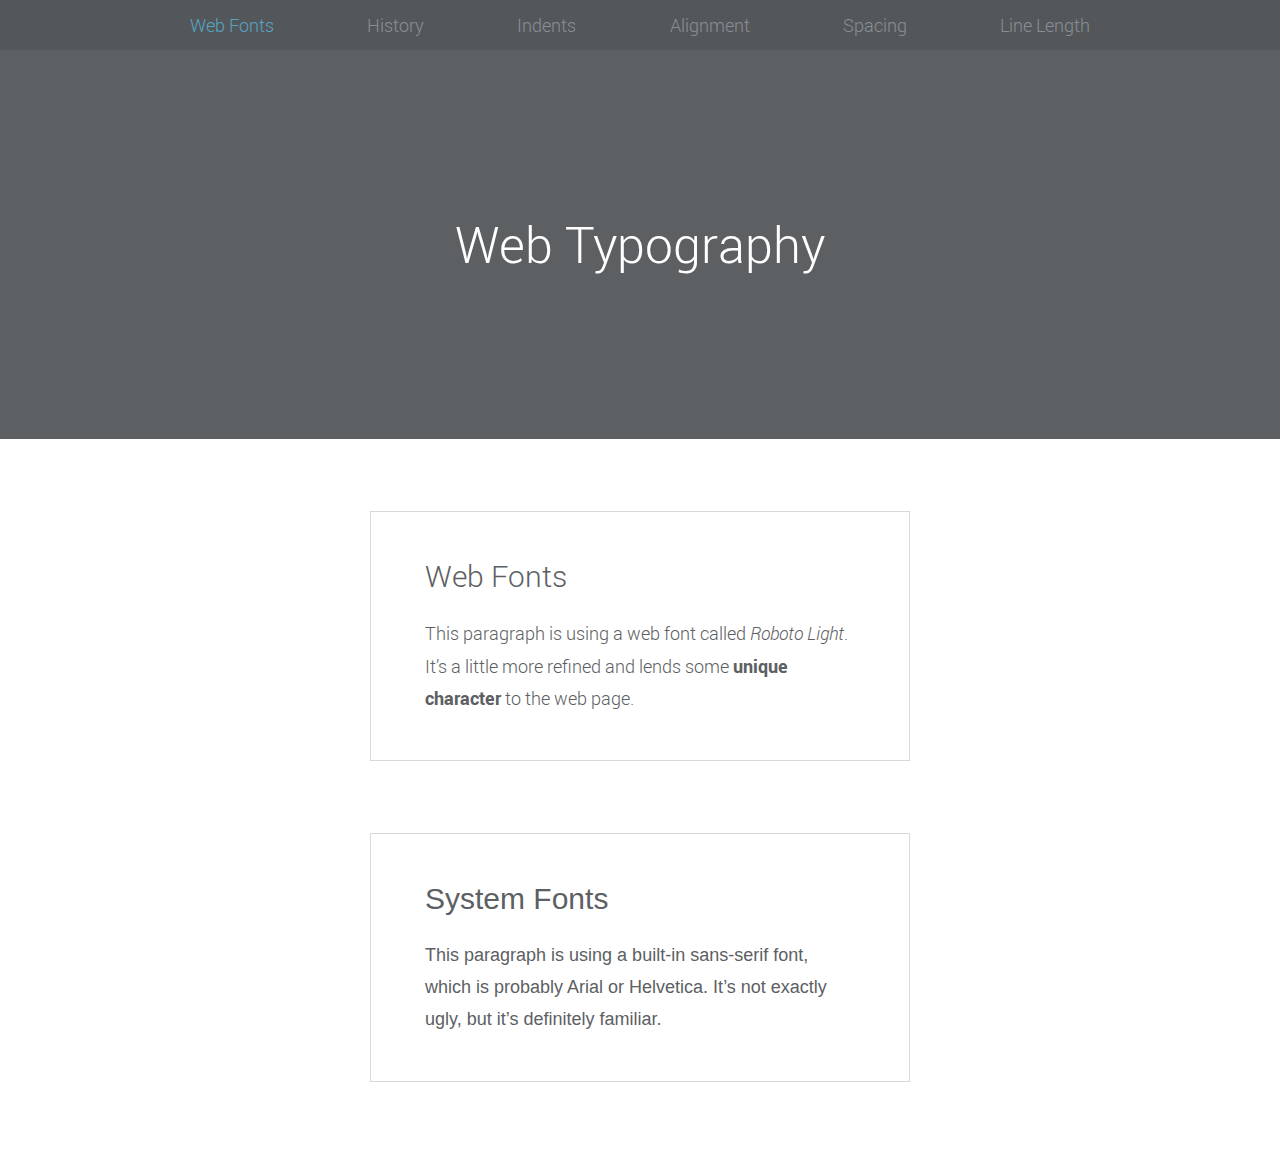
<file: index.html>
<!DOCTYPE html>
<html lang='en'>
<head>
  <meta charset='UTF-8'/>
  <title>Web Typography</title>
  <link rel='stylesheet' href='typo.css'/>
  <style>
      .system-fonts {
        font-family: sans-serif;
      }
  </style>
</head>
<body>

  <header>
    <nav>
    <ul>
      <li class='selected'>Web Fonts</li>
      <li><a href='history.html'>History</a></li>
      <li><a href='indents.html'>Indents</a></li>
      <li><a href='alignment.html'>Alignment</a></li>
      <li><a href='spacing.html'>Spacing</a></li>
      <li><a href='line-length.html'>Line Length</a></li>
    </ul>
    </nav>
    <div class='hero'>
      <h1>Web Typography</h1>
    </div>
  </header>

  <div class='page'>

    <section class='section section--gray'>
      <h2>Web Fonts</h2>

	  <p>This paragraph is using a web font called <em>Roboto Light</em>. It’s a little
	  more refined and lends some <strong>unique character</strong> to the web page.</p>
	</section>

    <section class='section section--gray system-fonts'>
      <h2>System Fonts</h2>

      <p>This paragraph is using a built-in sans-serif font, which is probably
      Arial or Helvetica. It’s not exactly ugly, but it’s definitely familiar.</p>
    </section>

  </div>

</body>
</html>
</file>
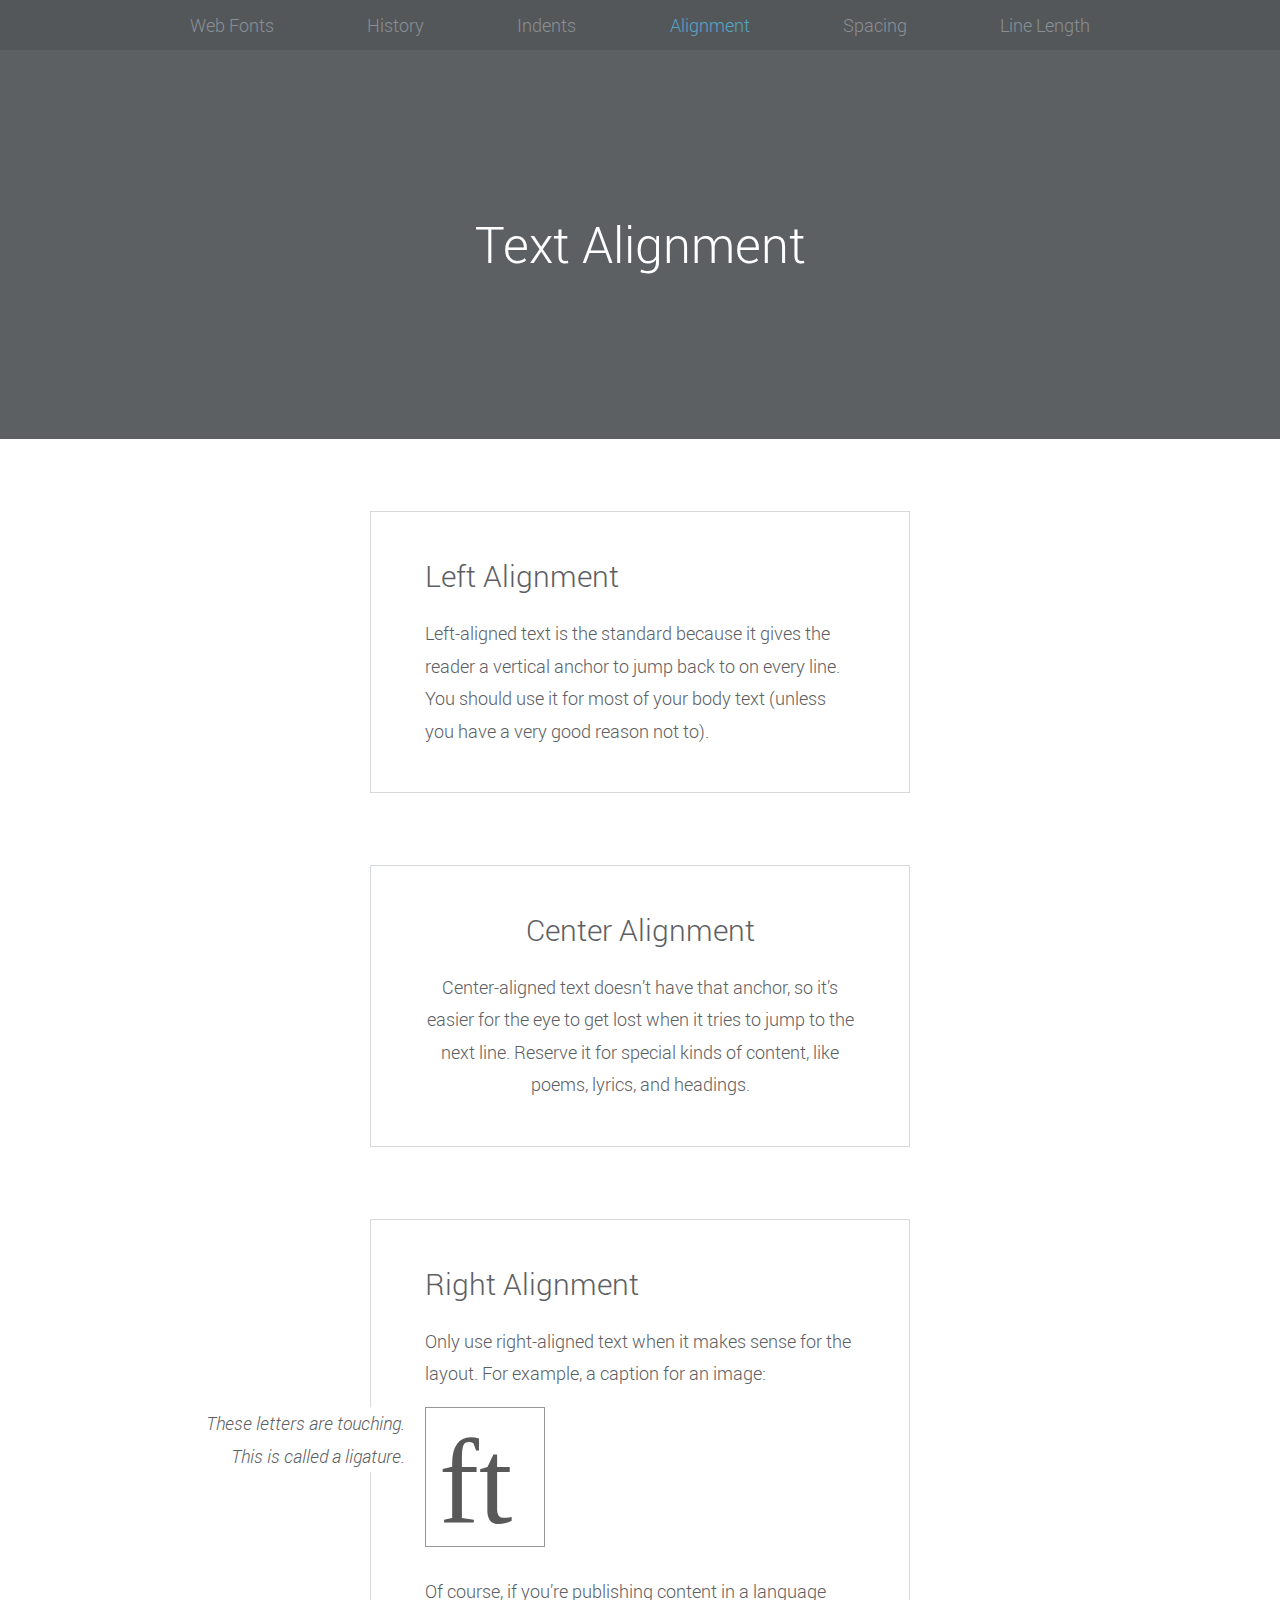
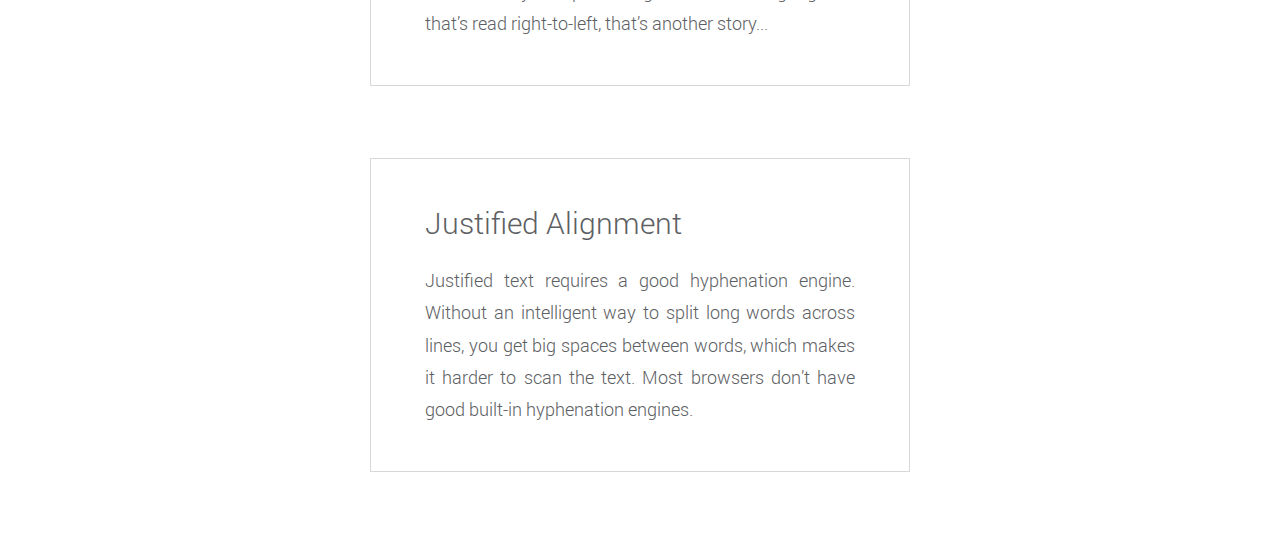
<file: alignment.html>
<!DOCTYPE html>
<html lang='en'>
<head>
  <meta charset='UTF-8'/>
  <title>Text Alignment</title>
  <link rel='stylesheet' href='typo.css'/>
  <style>
    .left {
      text-align: left;
    }
    .center {
        text-align: center;
      }
      figcaption {
        display: none;
      }
    @media only screen and (min-width: 900px) {
      figure {
        position: relative;
      }
      figcaption {
        display: block;

        font-style: italic;
        text-align: right;
        background-color: #FFFFFF;

        position: absolute;
        left: -220px;
        width: 200px;
      }
    }
    .justify {
      text-align: justify;
    }
  </style>
</head>
<body>

<header>
  <nav>
    <ul>
      <li><a href='web-fonts.html'>Web Fonts</a></li>
      <li><a href='history.html'>History</a></li>
      <li><a href='indents.html'>Indents</a></li>
      <li class='selected'>Alignment</li>
      <li><a href='spacing.html'>Spacing</a></li>
      <li><a href='line-length.html'>Line Length</a></li>
    </ul>
  </nav>
  <div class='hero'>
    <h1>Text Alignment</h1>
  </div>
</header>

<div class='page'>

  <section class='section section--gray left'>
    <h2>Left Alignment</h2>

    <p>Left-aligned text is the standard because it gives the reader a vertical
    anchor to jump back to on every line. You should use it for most of your body
    text (unless you have a very good reason not to).</p>

  </section>

  <section class='section section--gray center'>
    <h2>Center Alignment</h2>

    <p>Center-aligned text doesn’t have that anchor, so it’s easier for the eye
    to get lost when it tries to jump to the next line. Reserve it for special
    kinds of content, like poems, lyrics, and headings.</p>

  </section>

  <section class='section section--gray'>
    <h2>Right Alignment</h2>

    <p>Only use right-aligned text when it makes sense for the layout. For
    example, a caption for an image:</p>

    <figure>
      <figcaption>These letters are touching. This is called a
      ligature.</figcaption>
      <img src='ligature.svg'/>
    </figure>

    <p>Of course, if you’re publishing content in a language that’s read
    right-to-left, that’s another story...</p>

  </section>

  <section class='section section--gray justify'>

    <h2>Justified Alignment</h2>

    <p>Justified text requires a good hyphenation engine. Without an intelligent
    way to split long words across lines, you get big spaces between words, which
    makes it harder to scan the text. Most browsers don’t have good built-in
    hyphenation engines.</p>

  </section>

</div>

</body>
</html>
</file>
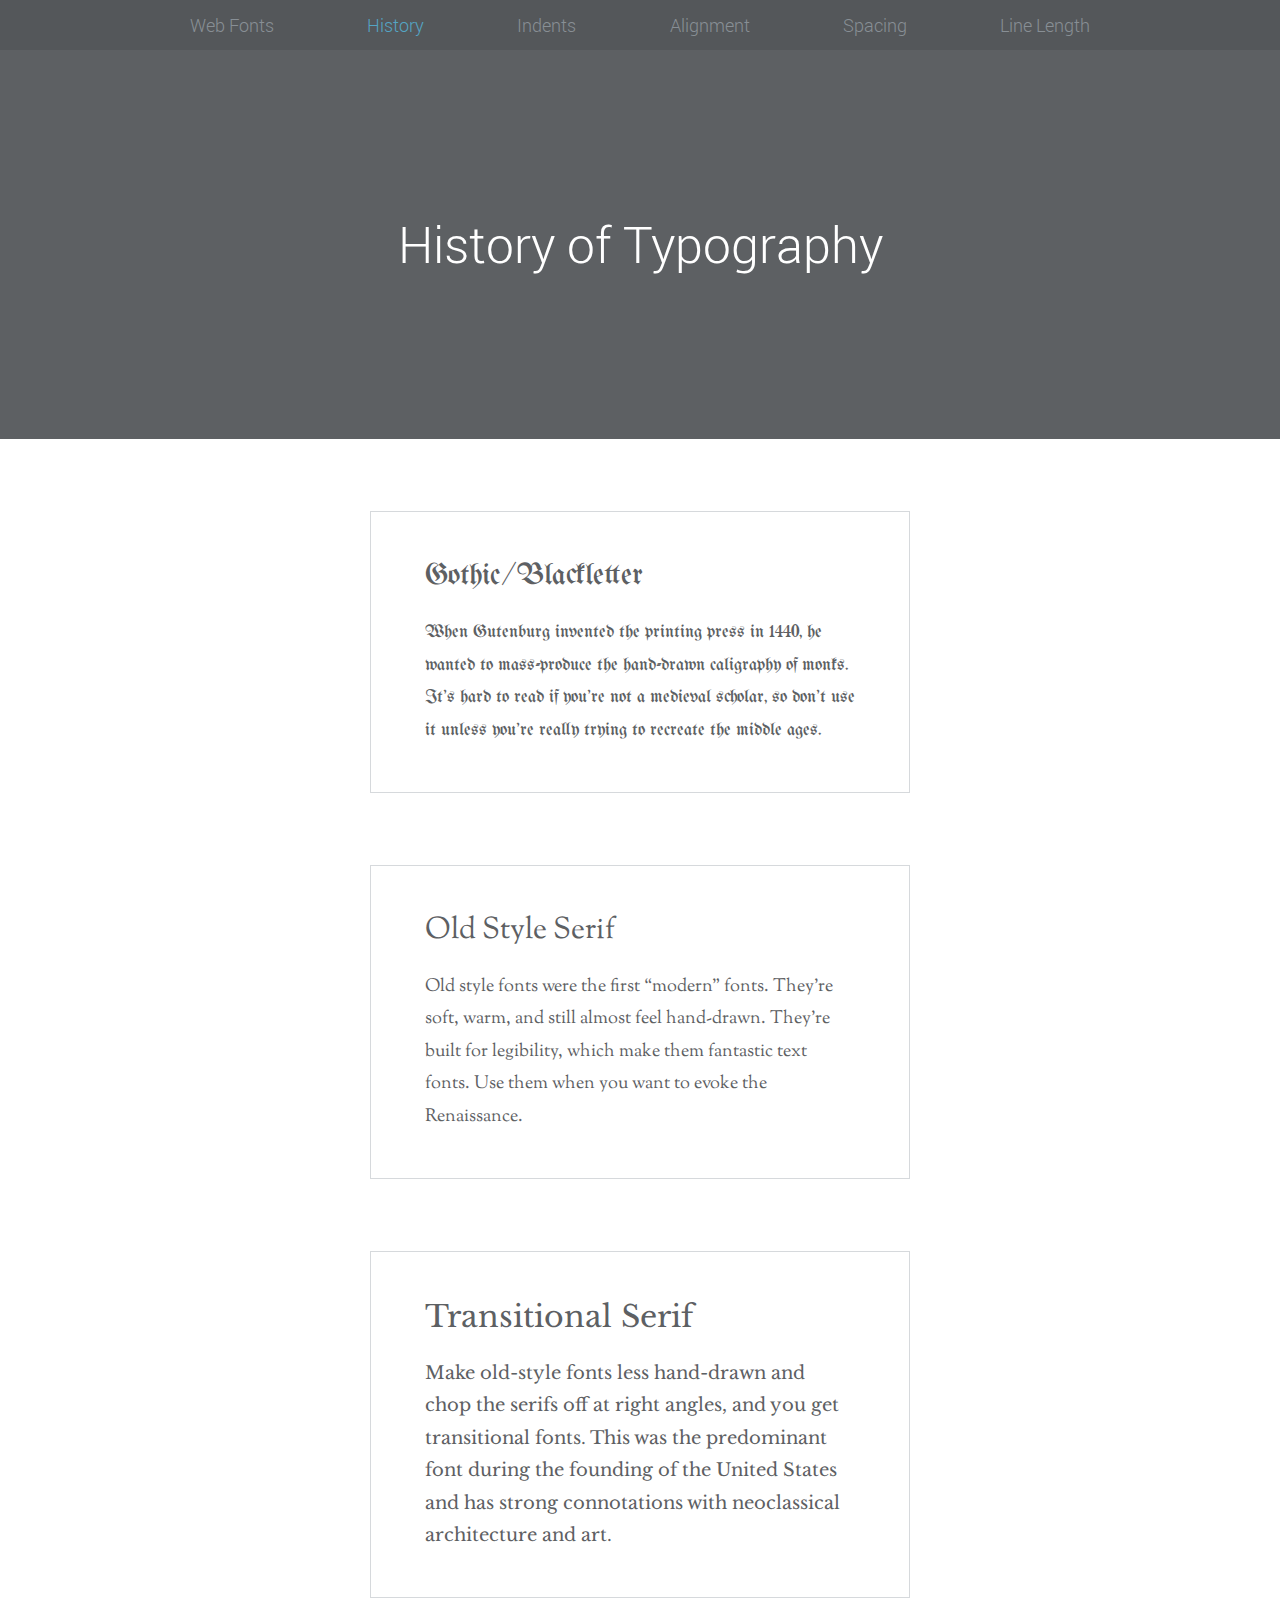
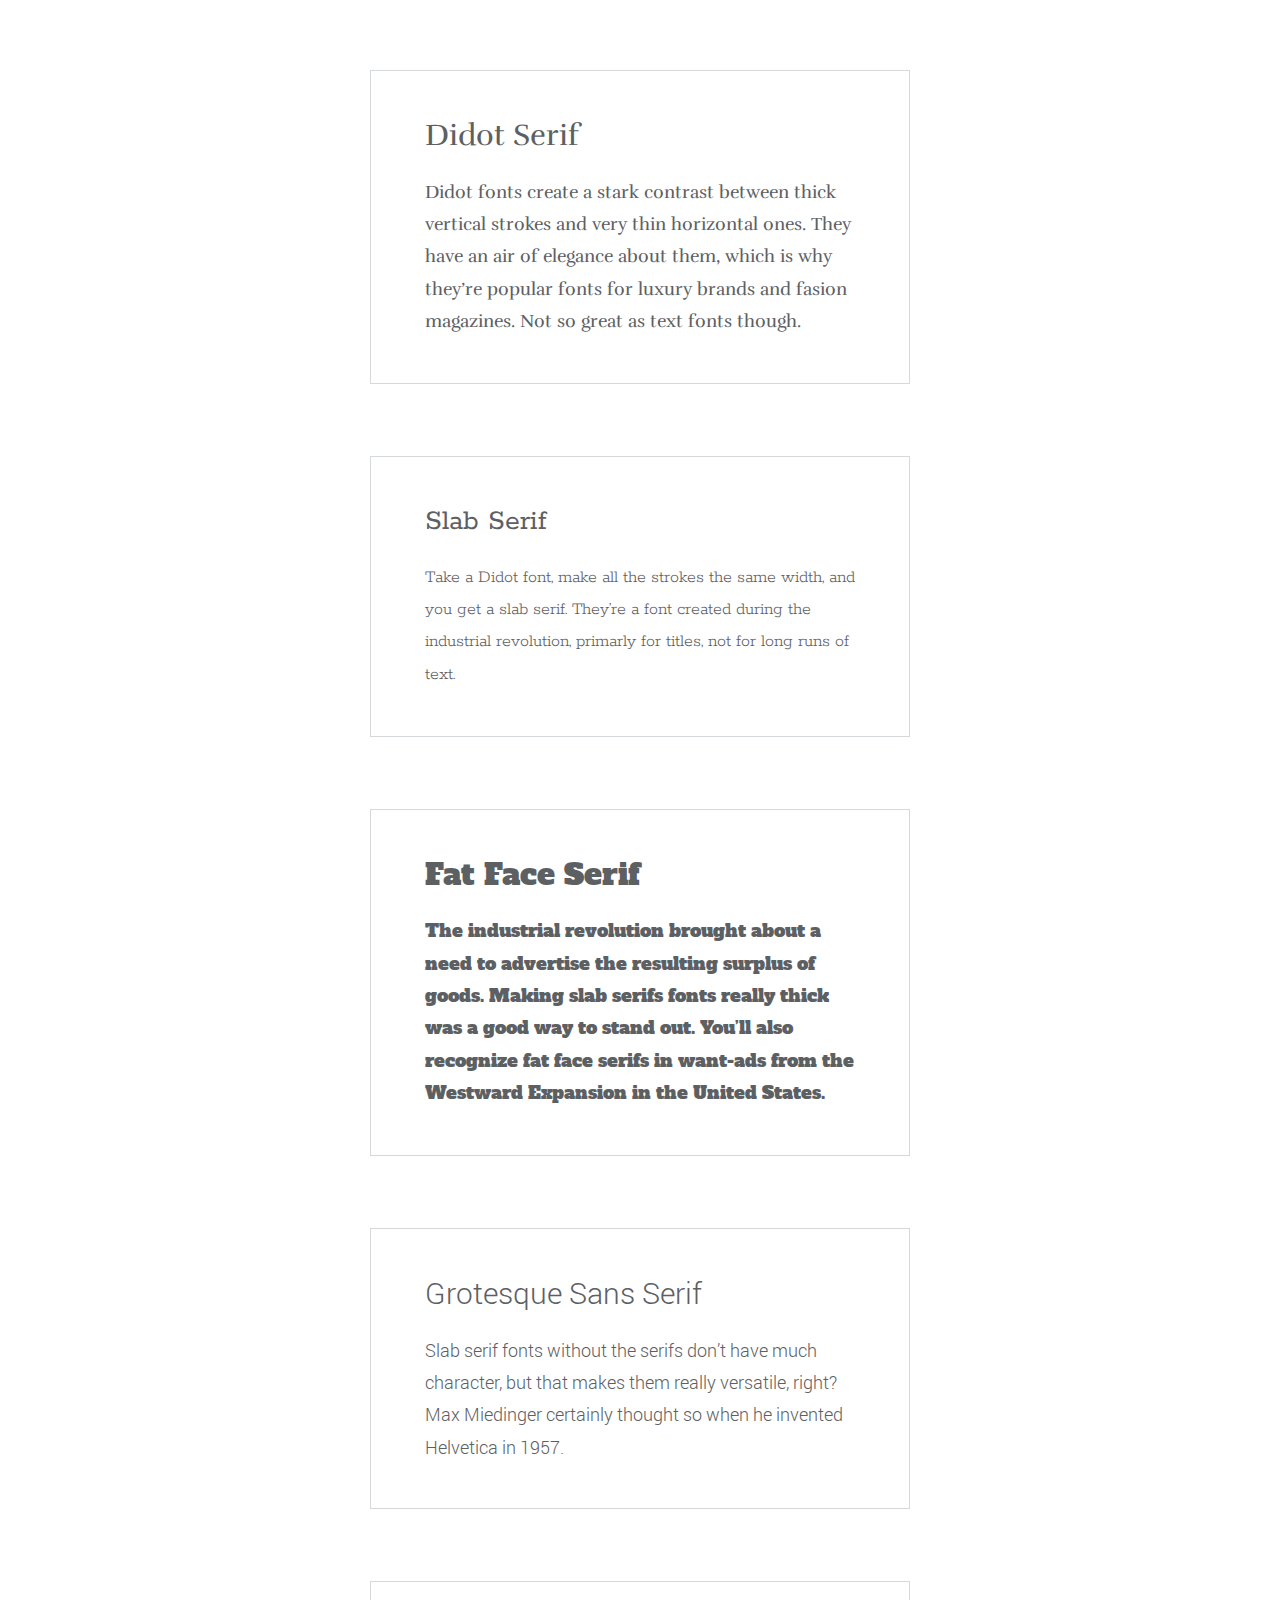
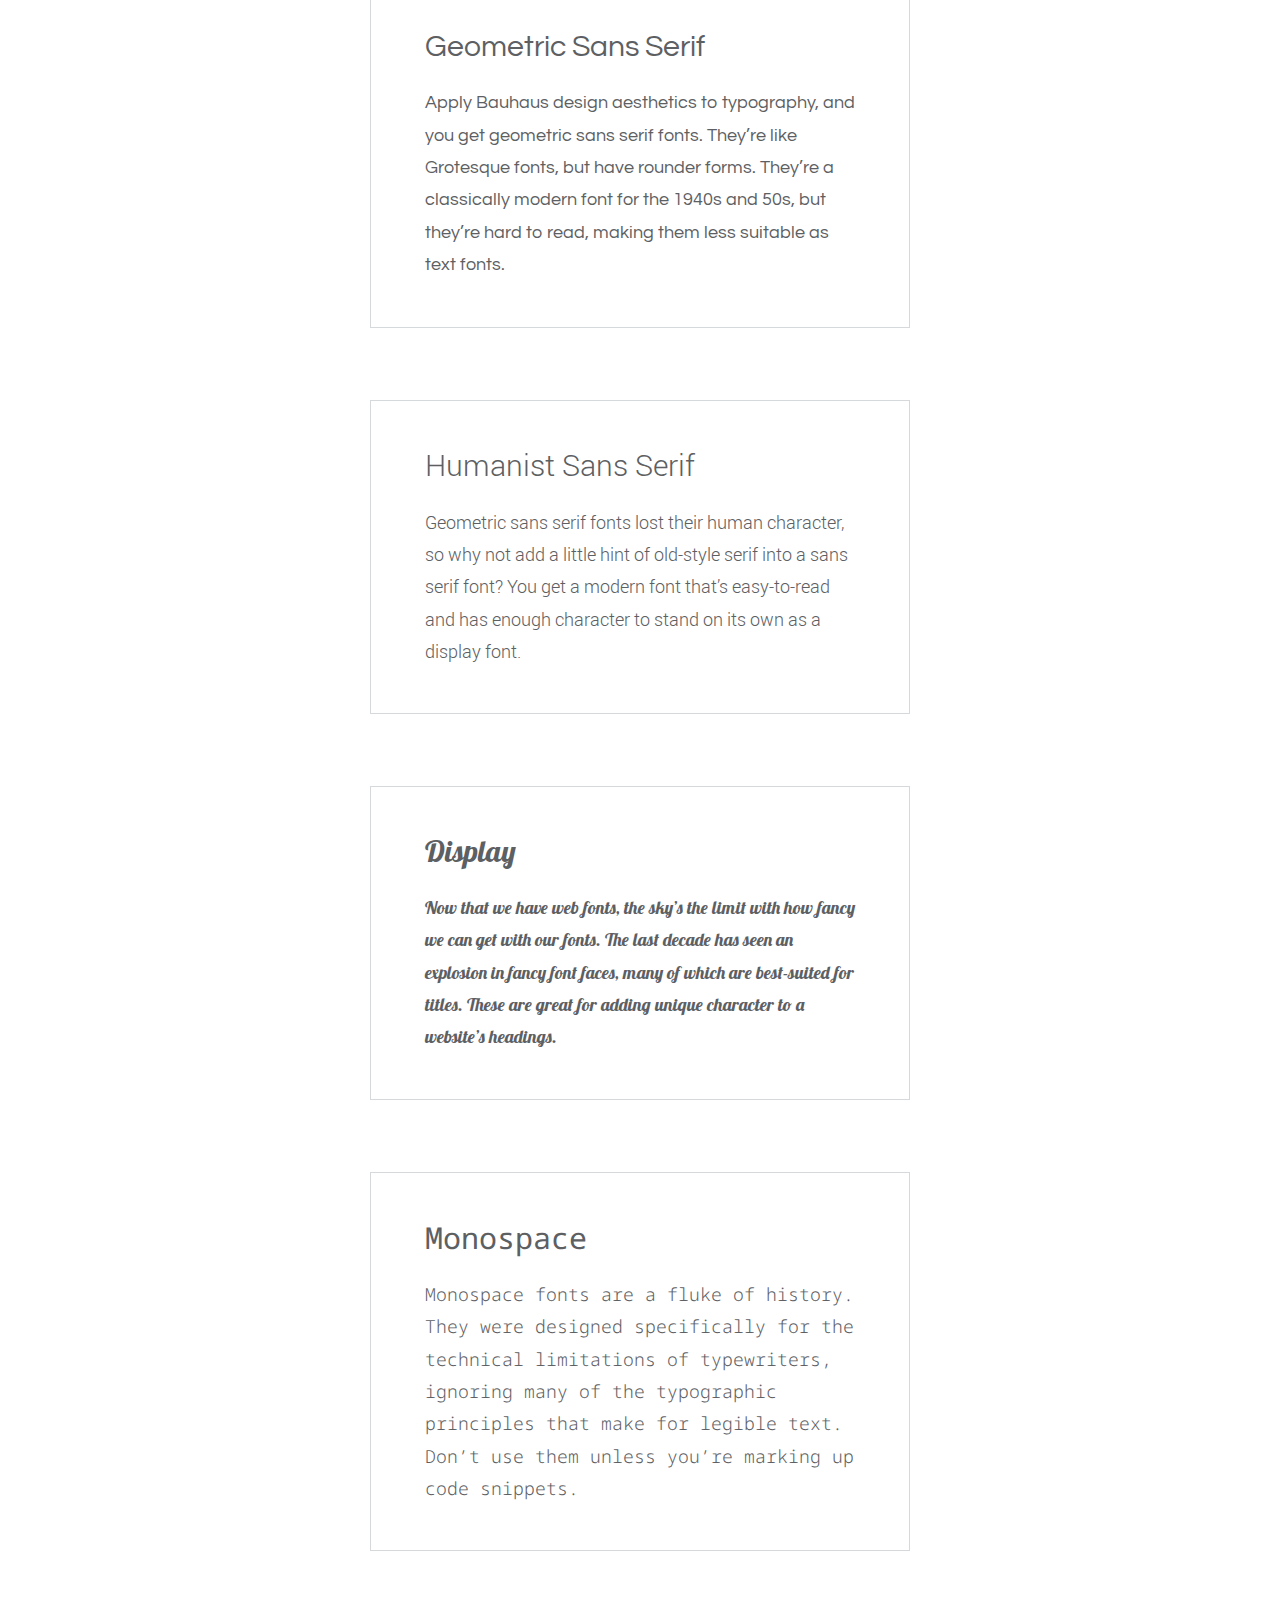
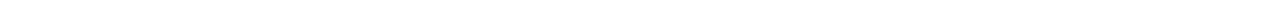
<file: history.html>
<!DOCTYPE html>
<html lang='en'>
<head>
  <meta charset='UTF-8'/>
  <title>History of Typography</title>
  <link href="https://fonts.googleapis.com/css?family=Alfa+Slab+One|Droid+Sans+Mono|Lato|Libre+Baskerville|Lobster|Questrial|Rokkitt|Rufina|Sorts+Mill+Goudy|UnifrakturMaguntia" rel="stylesheet">
  <link rel='stylesheet' href='typo.css'/>
  <style>
    .blackletter {
      font-family: "UnifrakturMaguntia", cursive;
    }
    .old-style {
      font-family: 'Sorts Mill Goudy', serif;
    }
    .transitional {
      font-family: 'Libre Baskerville', serif;
    }
    .didot {
      font-family: 'Rufina', serif;
    }
    .slab {
      font-family: 'Rokkitt', serif;
    }
    .fat-face {
      font-family: 'Alfa Slab One', cursive;
    }
    .grotesque {
      font-family: 'Roboto', sans-serif;
    }
    .geometric {
      font-family: 'Questrial', sans-serif;
    }
    .humanist {
      font-family: 'Lato', sans-serif;
    }
    .display {
      font-family: 'Lobster', cursive;
    }
    .monospace {
      font-family: 'Droid Sans Mono', monospace;
    }
  </style>
</head>
<body>

  <header>
    <nav>
      <ul>
        <li><a href='web-fonts.html'>Web Fonts</a></li>
        <li class='selected'>History</li>
        <li><a href='indents.html'>Indents</a></li>
        <li><a href='alignment.html'>Alignment</a></li>
        <li><a href='spacing.html'>Spacing</a></li>
        <li><a href='line-length.html'>Line Length</a></li>
      </ul>
    </nav>
    <div class='hero'>
      <h1>History of Typography</h1>
    </div>
  </header>

  <div class='page'>

    <section class='section section--gray blackletter'>
      <h2>Gothic/Blackletter</h2>

      <p>When Gutenburg invented the printing press in 1440, he wanted to
      mass-produce the hand-drawn caligraphy of monks. It’s hard to read if
      you’re not a medieval scholar, so don’t use it unless you’re really trying
      to recreate the middle ages.</p>

    </section>

    <section class='section section--gray old-style'>
      <h2>Old Style Serif</h2>

      <p>Old style fonts were the first “modern” fonts. They’re soft, warm, and
      still almost feel hand-drawn. They’re built for legibility, which make them
      fantastic text fonts. Use them when you want to evoke the Renaissance.</p>
    </section>

    <section class='section section--gray transitional'>
      <h2>Transitional Serif</h2>

      <p>Make old-style fonts less hand-drawn and chop the serifs off at right
      angles, and you get transitional fonts. This was the predominant font
      during the founding of the United States and has strong connotations with
      neoclassical architecture and art.</p>
    </section>


    <section class='section section--gray didot'>
      <h2>Didot Serif</h2>

      <p>Didot fonts create a stark contrast between thick vertical strokes and
      very thin horizontal ones. They have an air of elegance about them, which
      is why they’re popular fonts for luxury brands and fasion magazines. Not so
      great as text fonts though.</p>
    </section>


    <section class='section section--gray slab'>
      <h2>Slab Serif</h2>

      <p>Take a Didot font, make all the strokes the same width, and you get a
      slab serif. They’re a font created during the industrial revolution,
      primarly for titles, not for long runs of text.</p>
    </section>


    <section class='section section--gray fat-face'>
      <h2>Fat Face Serif</h2>

      <p>The industrial revolution brought about a need to advertise the
      resulting surplus of goods. Making slab serifs fonts really thick was a
      good way to stand out. You’ll also recognize fat face serifs in want-ads
      from the Westward Expansion in the United States.</p>

    </section>

    <section class='section section--gray grotesque'>
      <h2>Grotesque Sans Serif</h2>

      <p>Slab serif fonts without the serifs don’t have much character, but that
      makes them really versatile, right? Max Miedinger certainly thought so when
      he invented Helvetica in 1957.</p>

    </section>

    <section class='section section--gray geometric'>
      <h2>Geometric Sans Serif</h2>

      <p>Apply Bauhaus design aesthetics to typography, and you get geometric
      sans serif fonts. They’re like Grotesque fonts, but have rounder forms.
      They’re a classically modern font for the 1940s and 50s, but they’re hard
      to read, making them less suitable as text fonts.</p>

    </section>

    <section class='section section--gray humansit'>
      <h2>Humanist Sans Serif</h2>

      <p>Geometric sans serif fonts lost their human character, so why not add a
      little hint of old-style serif into a sans serif font? You get a modern
      font that’s easy-to-read and has enough character to stand on its own as a
      display font.</p>

    </section>

    <section class='section section--gray display'>
      <h2>Display</h2>

      <p>Now that we have web fonts, the sky’s the limit with how fancy we can
      get with our fonts. The last decade has seen an explosion in fancy font
      faces, many of which are best-suited for titles. These are great for adding
      unique character to a website’s headings.</p>

    </section>

    <section class='section section--gray monospace'>
      <h2>Monospace</h2>

      <p>Monospace fonts are a fluke of history. They were designed specifically
      for the technical limitations of typewriters, ignoring many of the
      typographic principles that make for legible text. Don’t use them unless
      you’re marking up code snippets.</p>

    </section>

  </div>

</body>
</html>
</file>
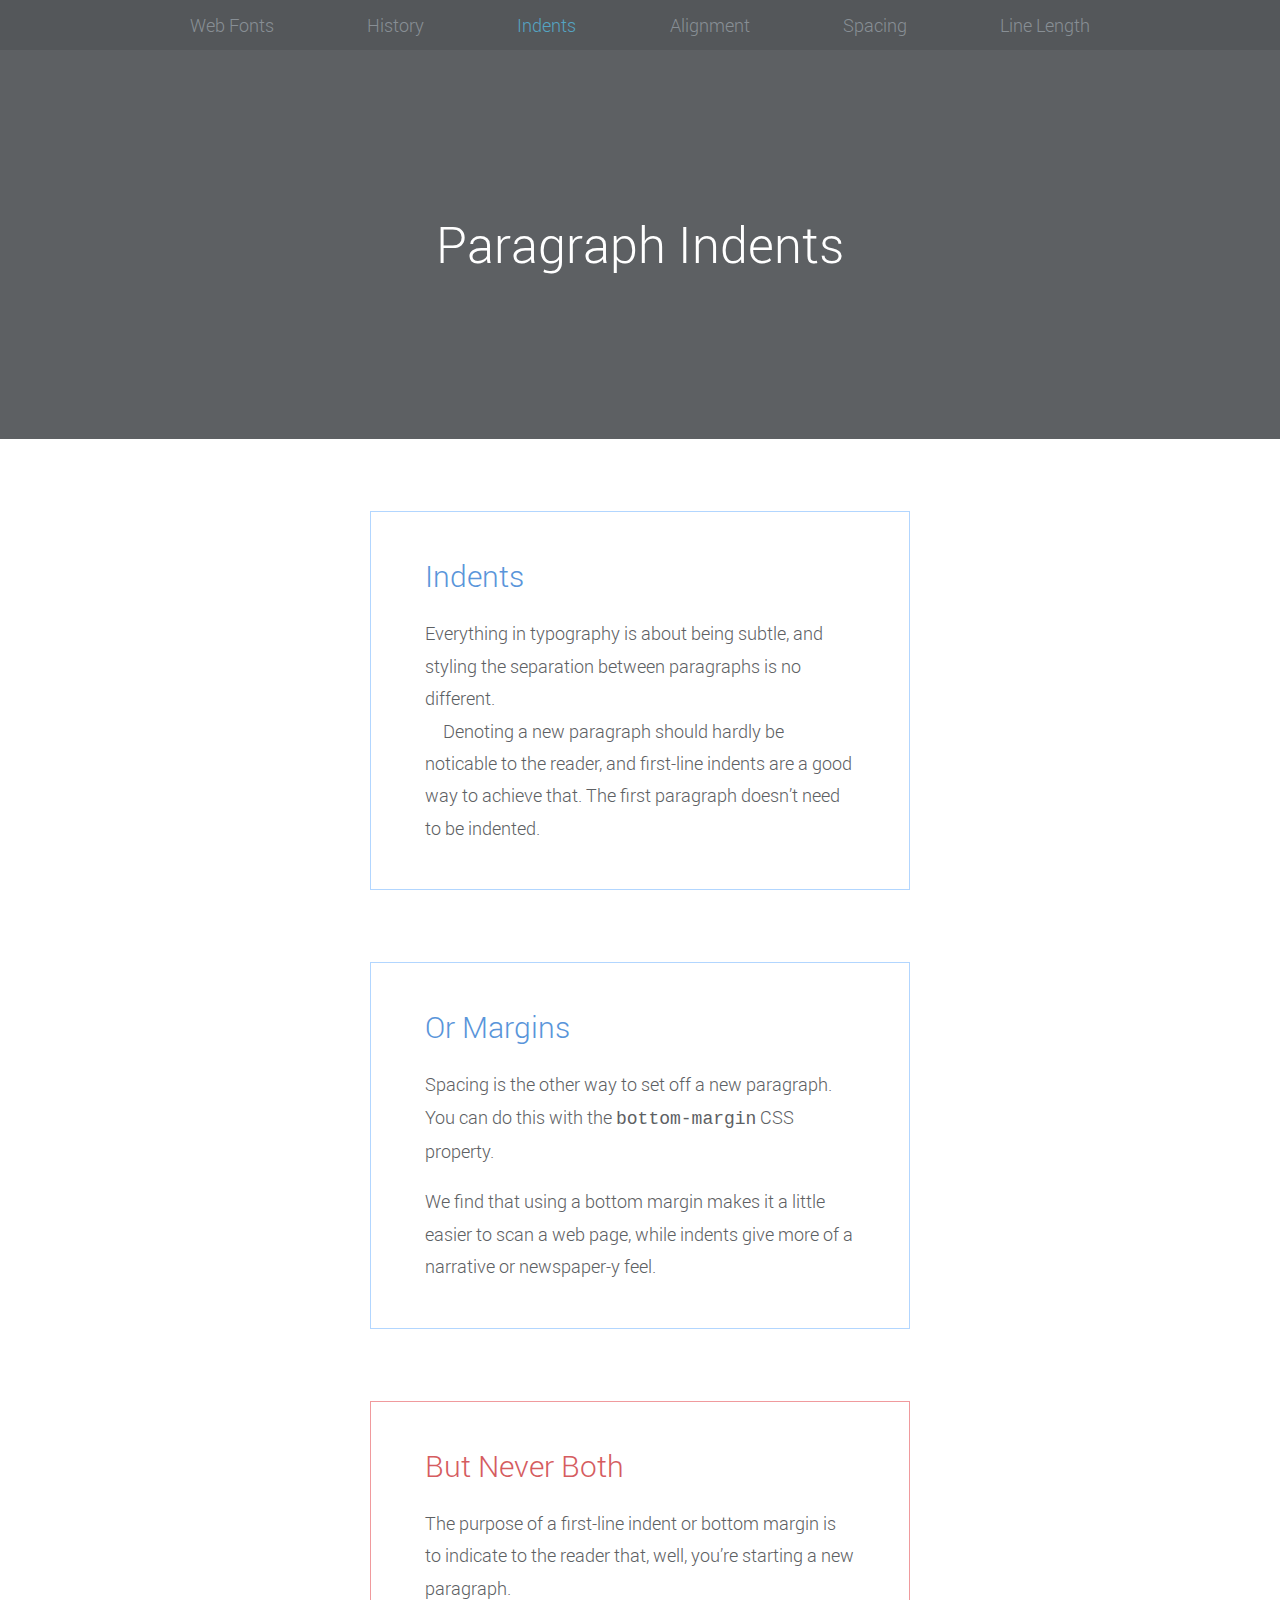
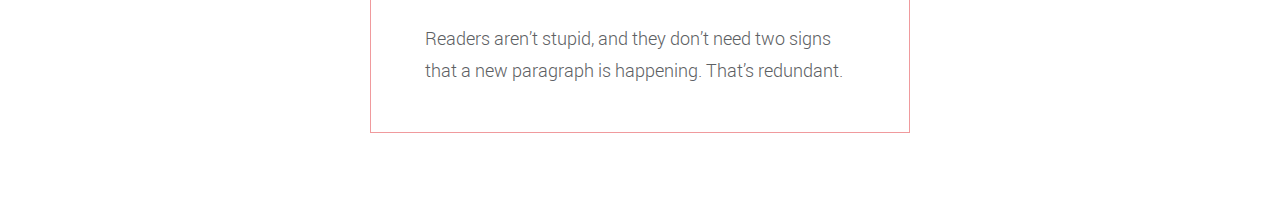
<file: indents.html>
<!DOCTYPE html>
<html lang='en'>
<head>
  <meta charset='UTF-8'/>
  <title>Paragraph Indents</title>
  <link rel='stylesheet' href='typo.css'/>
  <style>
    .paragraph-indent p {
      text-indent: 1em;
      margin-bottom: 0;
    }
    .paragraph-indent p:first-of-type {
      text-indent: 0;
    }
  </style>
</head>
<body>

  <header>
    <nav>
      <ul>
        <li><a href='web-fonts.html'>Web Fonts</a></li>
        <li><a href='history.html'>History</a></li>
        <li class='selected'>Indents</li>
        <li><a href='alignment.html'>Alignment</a></li>
        <li><a href='spacing.html'>Spacing</a></li>
        <li><a href='line-length.html'>Line Length</a></li>
      </ul>
    </nav>
    <div class='hero'>
      <h1>Paragraph Indents</h1>
    </div>
  </header>

  <div class='page'>

    <section class='section section--blue paragraph-indent'>
      <h2>Indents</h2>

      <p>Everything in typography is about being subtle, and styling the separation
      between paragraphs is no different.</p>

	    <p>Denoting a new paragraph should hardly be noticable to the reader, and first-line indents are a good way to achieve that. The first paragraph doesn’t need to be indented.</p>

    </section>

    <section class='section section--blue'>
      <h2>Or Margins</h2>

      <p>Spacing is the other way to set off a new paragraph. You can do this with
      the <code>bottom-margin</code> CSS property.</p>

      <p>We find that using a bottom margin makes it a little easier to scan a web
      page, while indents give more of a narrative or newspaper-y feel.</p>
    </section>

    <section class='section section--red never-both'>
      <h2>But Never Both</h2>

      <p>The purpose of a first-line indent or bottom margin is to indicate to the
      reader that, well, you’re starting a new paragraph.</p>

      <p>Readers aren’t stupid, and they don’t need two signs that a new paragraph is happening. That’s redundant.</p>

    </section>

  </div>

</body>
</html>
</file>
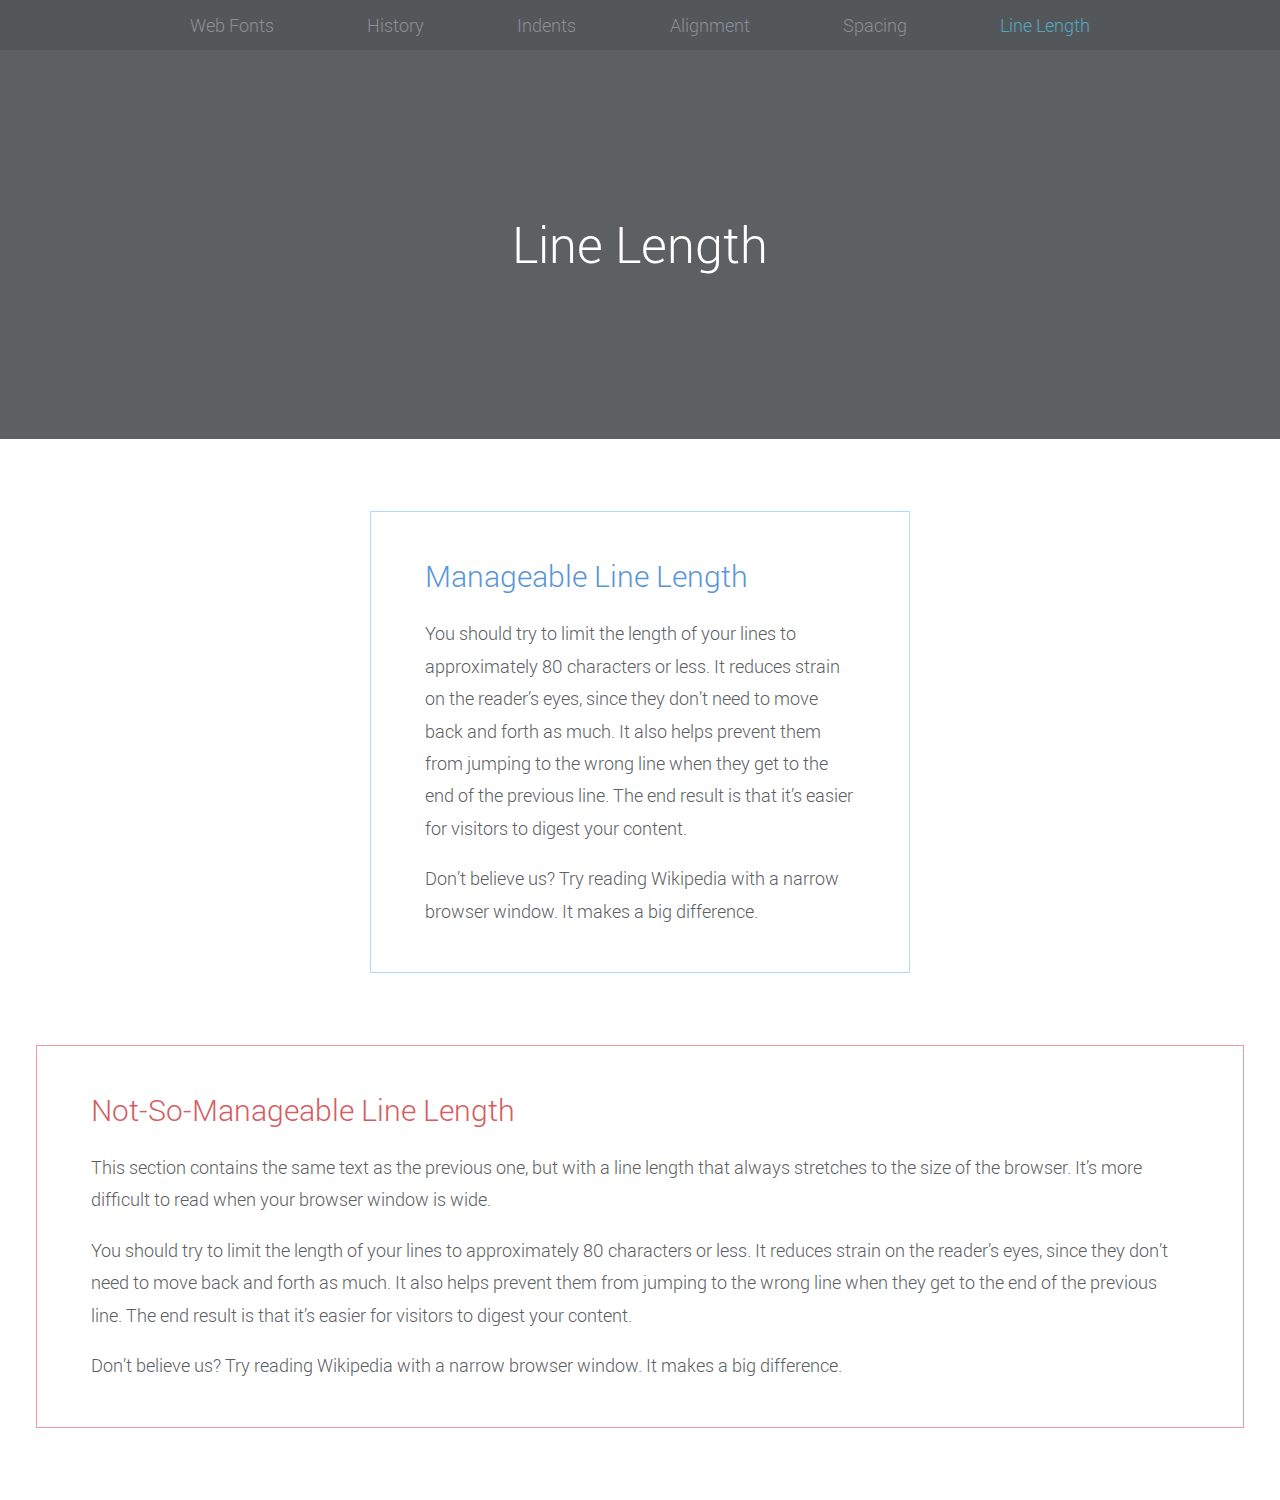
<file: line-length.html>
<!DOCTYPE html>
<html lang='en'>
<head>
  <meta charset='UTF-8'/>
  <title>Line Length</title>
  <link rel='stylesheet' href='typo.css'/>
  <style>
    @media only screen and (min-width: 580px) {
      .not-so-manageable {
        max-width: 100%;
        margin-left: 2em;
        margin-right: 2em;
      }
    }
  </style>
</head>
<body>

  <header>
    <nav>
      <ul>
        <li><a href='web-fonts.html'>Web Fonts</a></li>
        <li><a href='history.html'>History</a></li>
        <li><a href='indents.html'>Indents</a></li>
        <li><a href='alignment.html'>Alignment</a></li>
        <li><a href='spacing.html'>Spacing</a></li>
        <li class='selected'>Line Length</li>
      </ul>
    </nav>
    <div class='hero'>
      <h1>Line Length</h1>
    </div>
  </header>

  <div class='page'>

    <section class='section section--blue'>
      <h2>Manageable Line Length</h2>

      <p>You should try to limit the length of your lines to approximately 80
      characters or less. It reduces strain on the reader’s eyes, since they don’t
      need to move back and forth as much. It also helps prevent them from jumping
      to the wrong line when they get to the end of the previous line. The end
      result is that it’s easier for visitors to digest your content.</p>

      <p>Don’t believe us? Try reading Wikipedia with a narrow browser window. It
      makes a big difference.</p>

    </section>

    <section class='section section--red not-so-manageable'>
      <h2>Not-So-Manageable Line Length</h2>

      <p>This section contains the same text as the previous one, but with a line
      length that always stretches to the size of the browser. It’s more difficult
      to read when your browser window is wide.</p>

      <p>You should try to limit the length of your lines to approximately 80
      characters or less. It reduces strain on the reader’s eyes, since they don’t
      need to move back and forth as much. It also helps prevent them from jumping
      to the wrong line when they get to the end of the previous line. The end
      result is that it’s easier for visitors to digest your content.</p>

      <p>Don’t believe us? Try reading Wikipedia with a narrow browser window. It
      makes a big difference.</p>

    </section>

  </div>

</body>
</html>
</file>
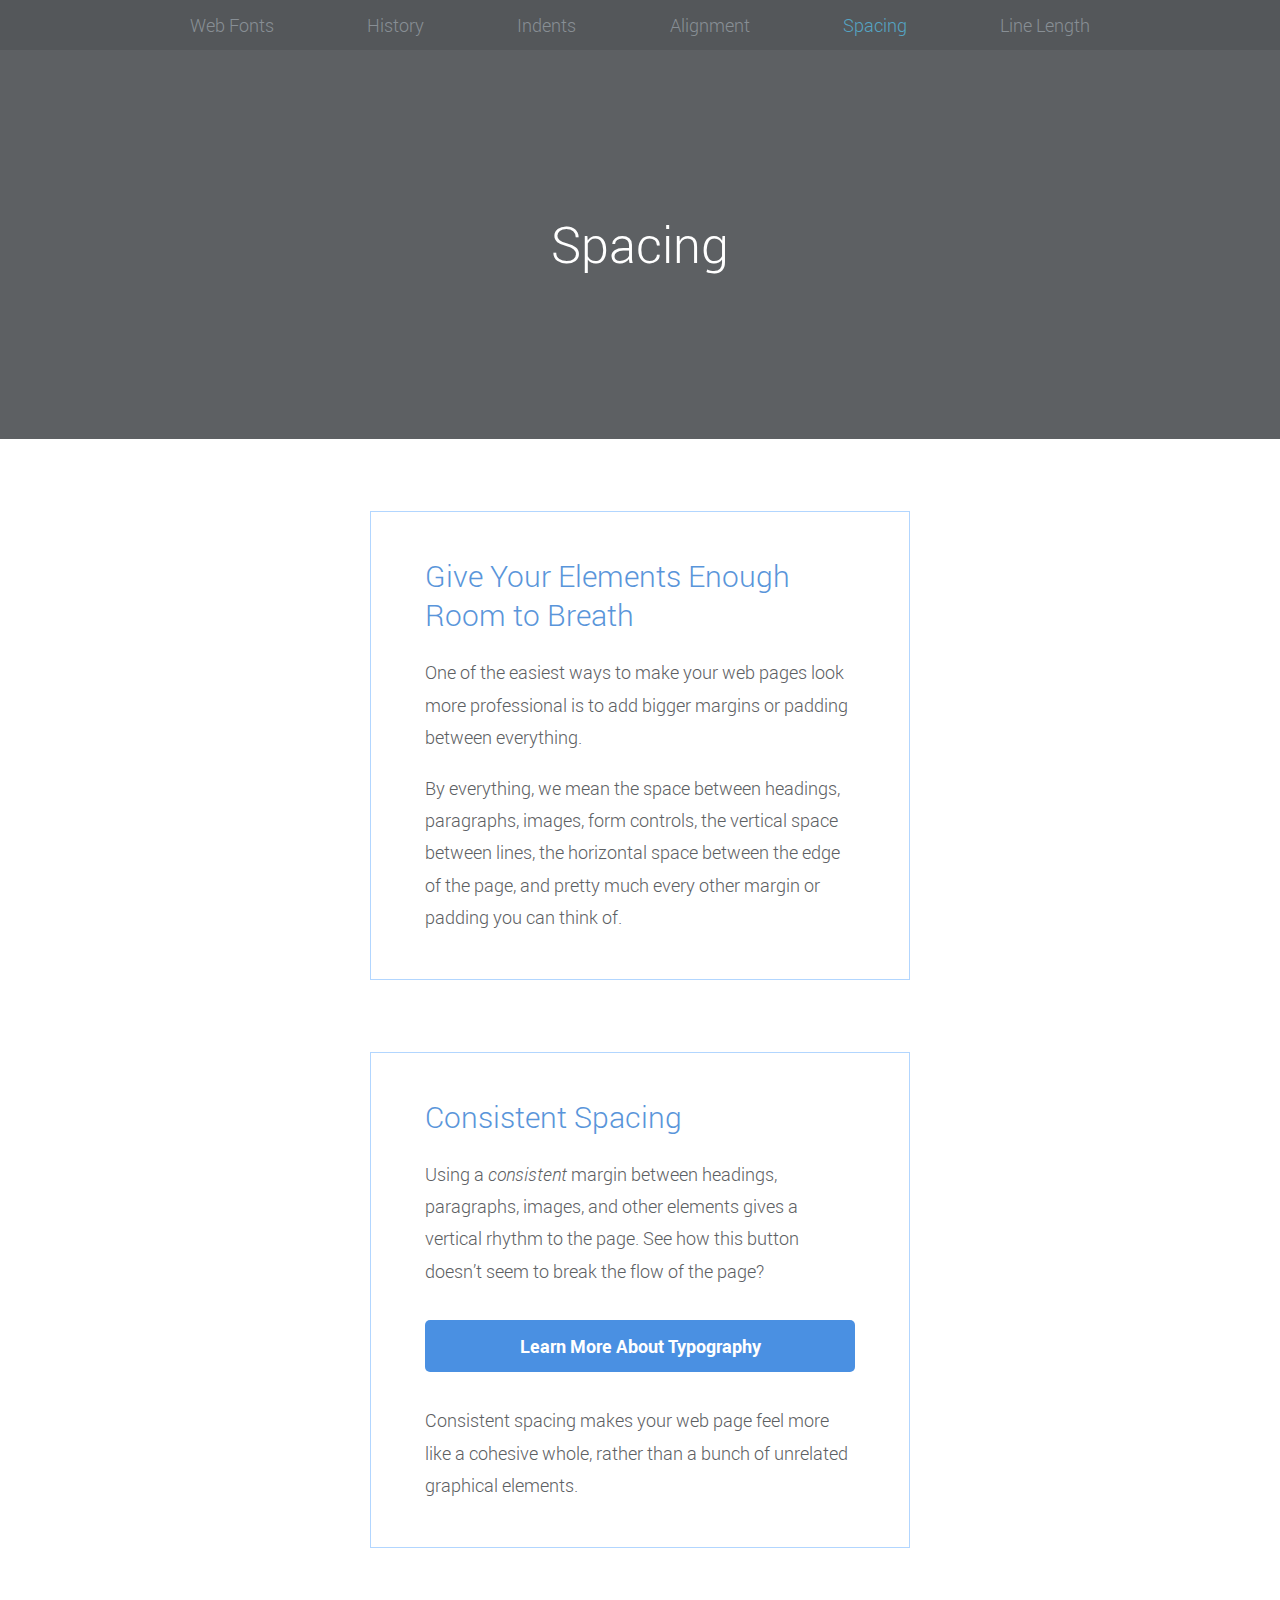
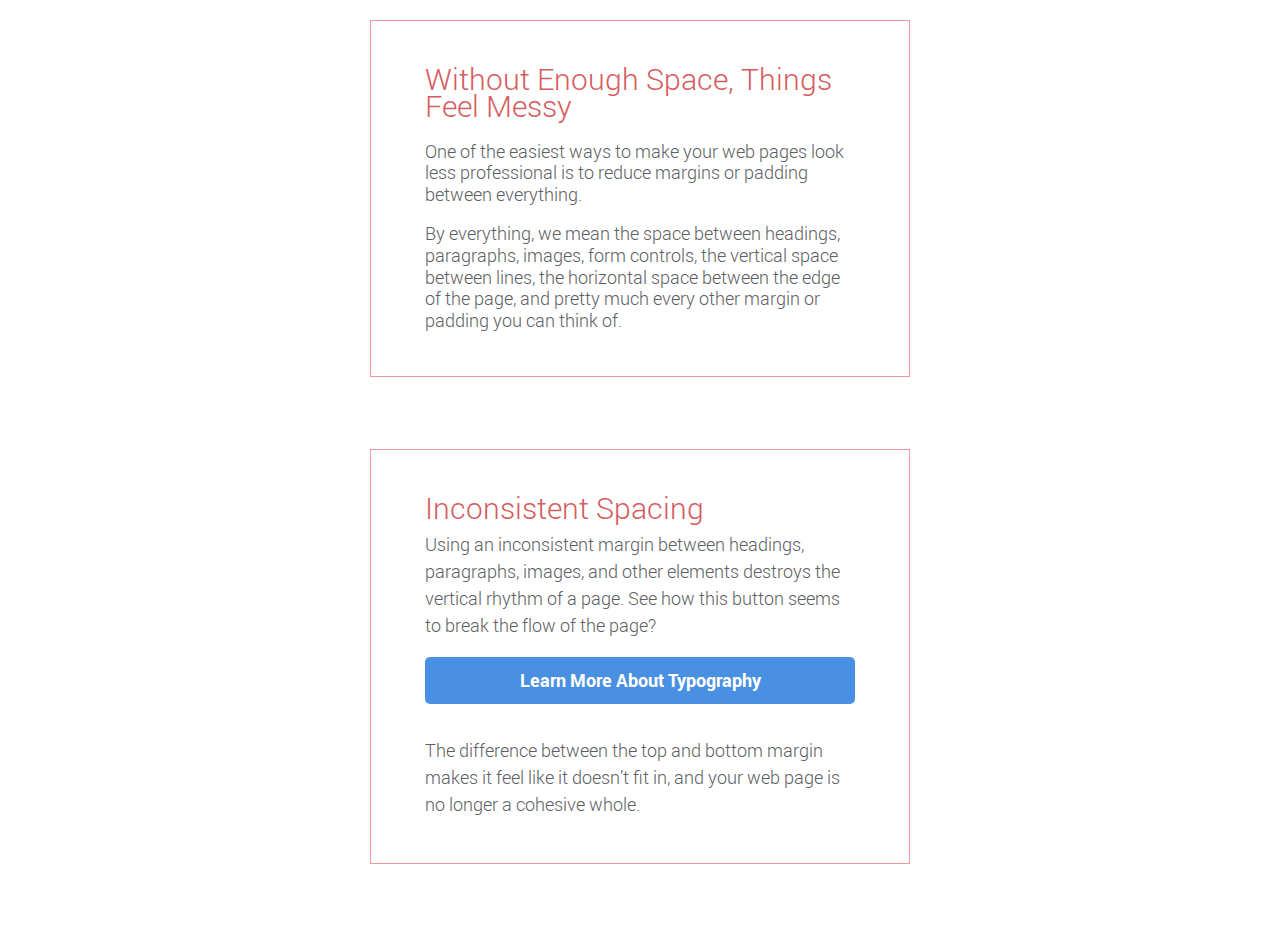
<file: spacing.html>
<!DOCTYPE html>
<html lang='en'>
<head>
  <meta charset='UTF-8'/>
  <title>Spacing</title>
  <link rel='stylesheet' href='typo.css'/>
  <style>
    .messy {
      line-height: 1.2em;
    }
    .messy h2 {
      line-height: .9em;
    }
    .messy:last-of-type {
      line-height: 1.5em;
    }
    .messy:last-of-type h2 {
      margin-bottom: .3em;
    }
    .messy .button:link,
    .messy .button:visited {
      margin-top: 0;
    }
  </style>
</head>
<body>

  <header>
    <nav>
      <ul>
        <li><a href='web-fonts.html'>Web Fonts</a></li>
        <li><a href='history.html'>History</a></li>
        <li><a href='indents.html'>Indents</a></li>
        <li><a href='alignment.html'>Alignment</a></li>
        <li class='selected'>Spacing</li>
        <li><a href='line-length.html'>Line Length</a></li>
      </ul>
    </nav>
    <div class='hero'>
      <h1>Spacing</h1>
    </div>
  </header>

  <div class='page'>

    <section class='section section--blue'>
      <h2>Give Your Elements Enough Room to Breath</h2>

      <p>One of the easiest ways to make your web pages look more professional is
      to add bigger margins or padding between everything.</p>

      <p>By everything, we mean the space between headings, paragraphs, images,
      form controls, the vertical space between lines, the horizontal space between
      the edge of the page, and pretty much every other margin or padding you can
      think of.</p>
    </section>

    <section class='section section--blue'>
      <h2>Consistent Spacing</h2>

      <p>Using a <em>consistent</em> margin between headings, paragraphs, images,
      and other elements gives a vertical rhythm to the page. See how this button
      doesn’t seem to break the flow of the page?</p>

      <a class='button' href='#'>Learn More About Typography</a>

      <p>Consistent spacing makes your web page feel more like a cohesive whole,
      rather than a bunch of unrelated graphical elements.</p>

    </section>

    <section class='section section--red messy'>
      <h2>Without Enough Space, Things Feel Messy</h2>

      <p>One of the easiest ways to make your web pages look less professional is
      to reduce margins or padding between everything.</p>

      <p>By everything, we mean the space between headings, paragraphs, images,
      form controls, the vertical space between lines, the horizontal space between
      the edge of the page, and pretty much every other margin or padding you can
      think of.</p>
    </section>

    <section class='section section--red messy'>
      <h2>Inconsistent Spacing</h2>

      <p>Using an inconsistent margin between headings, paragraphs, images, and
      other elements destroys the vertical rhythm of a page. See how this button
      seems to break the flow of the page?</p>

      <a class='button' href='#'>Learn More About Typography</a>

      <p>The difference between the top and bottom margin makes it feel like it
      doesn’t fit in, and your web page is no longer a cohesive whole.</p>

    </section>



  </div>

</body>
</html>
</file>
<file: typo.css>
@font-face {
  font-family: "Roboto";
  src: url("Roboto-Light-webfont.woff") format("woff");
  font-style: normal;
  font-weight: 300;
}

@font-face {
  font-family: "Roboto";
  src: url("Roboto-LightItalic-webfont.woff") format("woff");
  font-style: italic;
  font-weight: 300;
}

@font-face {
  font-family: "Roboto";
  src: url("Roboto-Bold-webfont.woff") format("woff");
  font-style: normal;
  font-weight: 700;
}

* {
  margin: 0;
  padding: 0;
  box-sizing: border-box;
}

body {
  font-family: "Roboto", sans-serif;
  font-weight: 300;
  font-size: 18px;
  line-height: 1.8em;
  color: #5D6063;
}

em {
  font-style: italic;
}

strong {
  font-weight: bold;    /* Or 700 */
}


h1, h2, h3, h4, h5, h6 {
  line-height: 1.3em;
  font-weight: normal;
  font-style: normal;
}


header {
  text-align: center;
  color: #FFF;
}

nav {
  background-color: #54575A;
}

nav ul {
  display: flex;
  justify-content: space-between;
  flex-wrap: wrap;

  width: 100%;
  max-width: 900px;
  margin: 0 auto;
}

nav li {
  list-style-type: none;

  width: 50%;
  padding-top: .5em;
  padding-bottom: .5em;

  border-top: 1px solid #888F95;
}

nav li:nth-of-type(1),
nav li:nth-of-type(2) {
  border-top: none;
}

nav li:nth-of-type(2n) {
  border-left: 1px solid #888F95;
}

nav li.selected {
  color: #54A5C4;
}

nav a:link,
nav a:visited {
  color: #888F95;
  text-decoration: none;
}

nav a:hover,
nav a:visited:hover,
nav a:active,
nav a:visited:active {
  color: #54A5C4;
  text-decoration: underline;
}


.hero {
  padding-top: 9em;
  padding-bottom: 9em;
  background-color: #5D6063;
}

.hero h1 {
  font-size: 50px;
}


.section {
  padding: 4em 1em;

  margin: 0 auto;
  max-width: 540px;
}

.section h2 {
  font-size: 30px;
  margin-bottom: .7em;
}

.section--gray {
  border-top: 1px solid #D6D9DC;
}

.section--blue {
  border-top: 1px solid #B2D6FF;
}

.section--blue h2 {
  color: #5995DA;
}

.section--red {
  border-top: 1px solid #F09A9D;
}

.section--red h2 {
  color: #D55C5F;
}

.section:first-of-type {
  border-top: none;
}

.section p,
.section ul,
.section ol,
.section figure {
  margin-bottom: 1em;
}

.section p:last-child,
.section ul:last-child,
.section ol:last-child,
.section figure:last-child {
  margin-bottom: 0;
}

.button:link,
.button:visited {
  display: block;
  text-decoration: none;

  color: #FFF;
  background-color: #4A90E2;
  font-weight: bold;
  padding: 10px;
  border-radius: 5px;
  text-align: center;

  margin: 1.8em auto;
}

.button:hover,
.button:visited:hover {
  color: #FFF;
  background-color: #6AA9F4;
}

.button:active,
.button:visited:active {
  color: #FFF;
  background-color: #3F7CC4;
}


@media only screen and (min-width: 580px) {
  .section {
    margin: 4em auto;
    padding: 2.5em 3em;
  }
  .section--gray:first-of-type,
  .section--gray {
    border: 1px solid #D6D9DC;
  }
  .section--blue:first-of-type,
  .section--blue {
    border: 1px solid #B2D6FF;
  }
  .section--red:first-of-type,
  .section--red {
    border: 1px solid #F09A9D;
  }
}


@media only screen and (min-width: 750px) {
  nav {
    padding-left: 2em;
    padding-right: 2em;
  }
  nav li {
    width: auto;
    border-top: none;
  }

  nav li:nth-of-type(2n) {
    border-left: none;
  }
}

/* This will only work in Firefox */
em, strong {
  font-synthesis: none;
}
</file>
